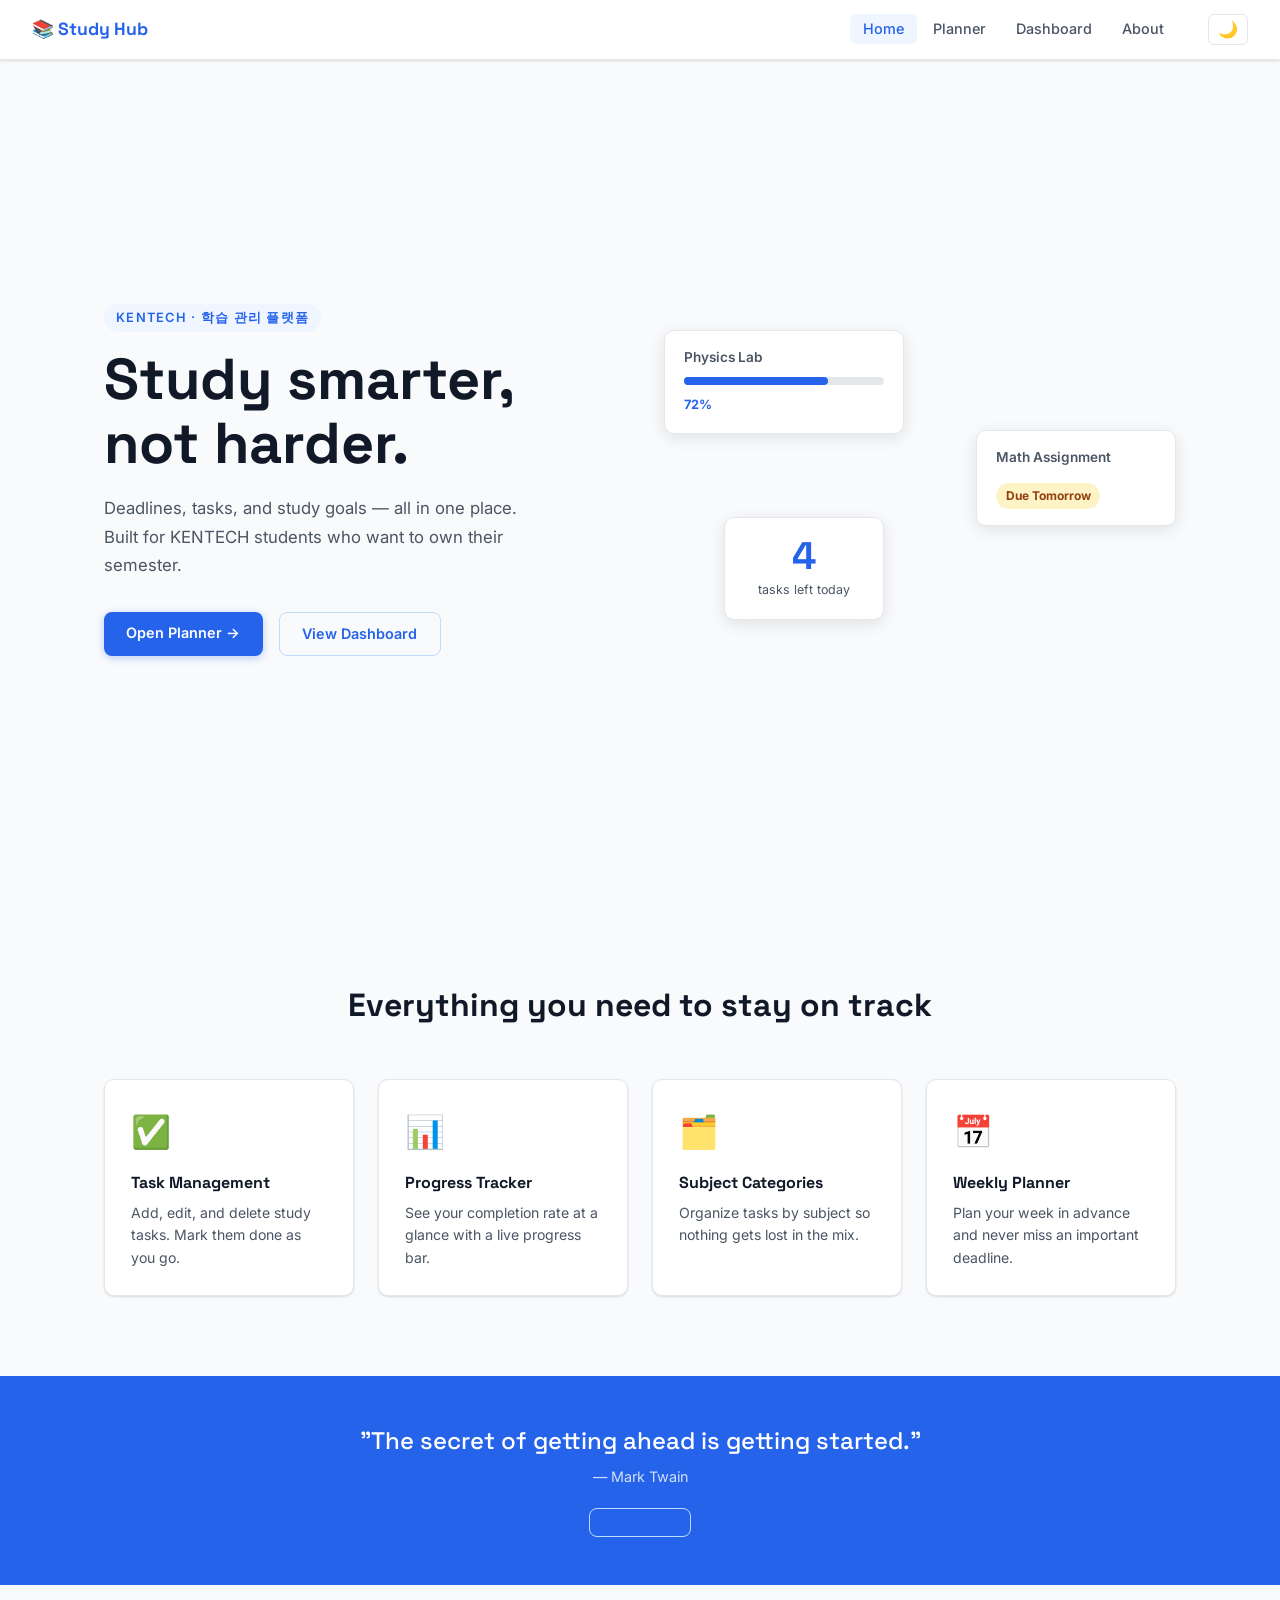
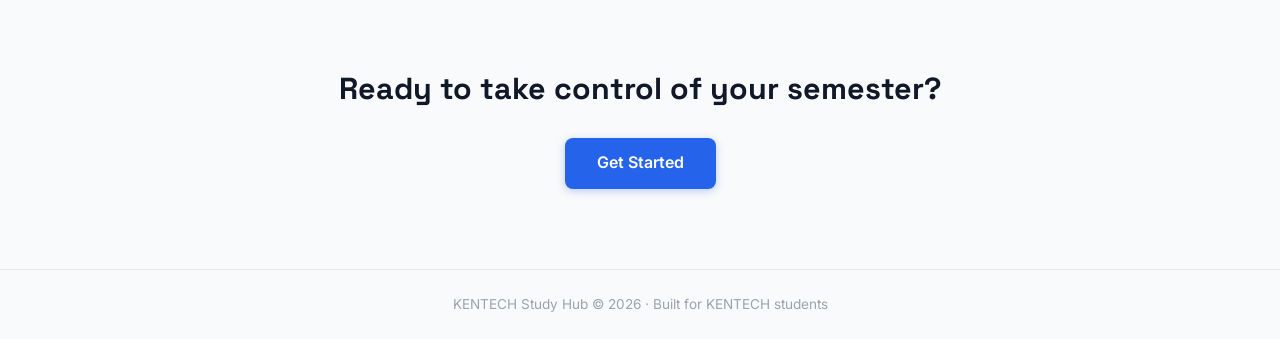
<file: index.html>
<!DOCTYPE html>
<html lang="en">
<head>
  <meta charset="UTF-8" />
  <meta name="viewport" content="width=device-width, initial-scale=1.0" />
  <title>KENTECH Study Hub</title>
  <link rel="stylesheet" href="style.css" />
  <link href="https://fonts.googleapis.com/css2?family=Inter:wght@400;500;600;700&family=Space+Grotesk:wght@500;700&display=swap" rel="stylesheet" />
</head>
<body>

  <!-- NAV -->
  <nav class="navbar">
    <a class="nav-logo" href="index.html">📚 Study Hub</a>
    <ul class="nav-links">
      <li><a href="index.html" class="active">Home</a></li>
      <li><a href="planner.html">Planner</a></li>
      <li><a href="dashboard.html">Dashboard</a></li>
      <li><a href="about.html">About</a></li>
    </ul>
    <button class="dark-toggle" id="darkToggle" title="Toggle dark mode">🌙</button>
    <button class="nav-hamburger" id="hamburger">☰</button>
  </nav>

  <!-- HERO -->
  <section class="hero">
    <div class="hero-content">
      <span class="hero-eyebrow">KENTECH · 학습 관리 플랫폼</span>
      <h1 class="hero-title">Study smarter,<br />not harder.</h1>
      <p class="hero-sub">
        Deadlines, tasks, and study goals — all in one place.<br />
        Built for KENTECH students who want to own their semester.
      </p>
      <div class="hero-actions">
        <a href="planner.html" class="btn btn-primary">Open Planner →</a>
        <a href="dashboard.html" class="btn btn-ghost">View Dashboard</a>
      </div>
    </div>
    <div class="hero-visual" aria-hidden="true">
      <div class="card-float card-f1">
        <span class="card-label">Physics Lab</span>
        <div class="card-bar"><div class="card-fill" style="width:72%"></div></div>
        <span class="card-pct">72%</span>
      </div>
      <div class="card-float card-f2">
        <span class="card-label">Math Assignment</span>
        <div class="tag-due">Due Tomorrow</div>
      </div>
      <div class="card-float card-f3">
        <div class="big-number">4</div>
        <div class="big-label">tasks left today</div>
      </div>
    </div>
  </section>

  <!-- FEATURES -->
  <section class="features" id="features">
    <h2 class="section-title">Everything you need to stay on track</h2>
    <div class="features-grid">
      <div class="feature-card">
        <div class="feat-icon">✅</div>
        <h3>Task Management</h3>
        <p>Add, edit, and delete study tasks. Mark them done as you go.</p>
      </div>
      <div class="feature-card">
        <div class="feat-icon">📊</div>
        <h3>Progress Tracker</h3>
        <p>See your completion rate at a glance with a live progress bar.</p>
      </div>
      <div class="feature-card">
        <div class="feat-icon">🗂️</div>
        <h3>Subject Categories</h3>
        <p>Organize tasks by subject so nothing gets lost in the mix.</p>
      </div>
      <div class="feature-card">
        <div class="feat-icon">📅</div>
        <h3>Weekly Planner</h3>
        <p>Plan your week in advance and never miss an important deadline.</p>
      </div>
    </div>
  </section>

  <!-- QUOTE BANNER -->
  <section class="quote-section">
    <blockquote id="quoteText">"The secret of getting ahead is getting started."</blockquote>
    <cite id="quoteAuthor">— Mark Twain</cite>
    <button class="btn btn-ghost btn-sm" id="newQuote">New Quote</button>
  </section>

  <!-- CTA -->
  <section class="cta-section">
    <h2>Ready to take control of your semester?</h2>
    <a href="planner.html" class="btn btn-primary btn-lg">Get Started</a>
  </section>

  <footer class="footer">
    <p>KENTECH Study Hub &copy; 2026 · Built for KENTECH students</p>
  </footer>

  <script src="app.js"></script>
</body>
</html>
</file>
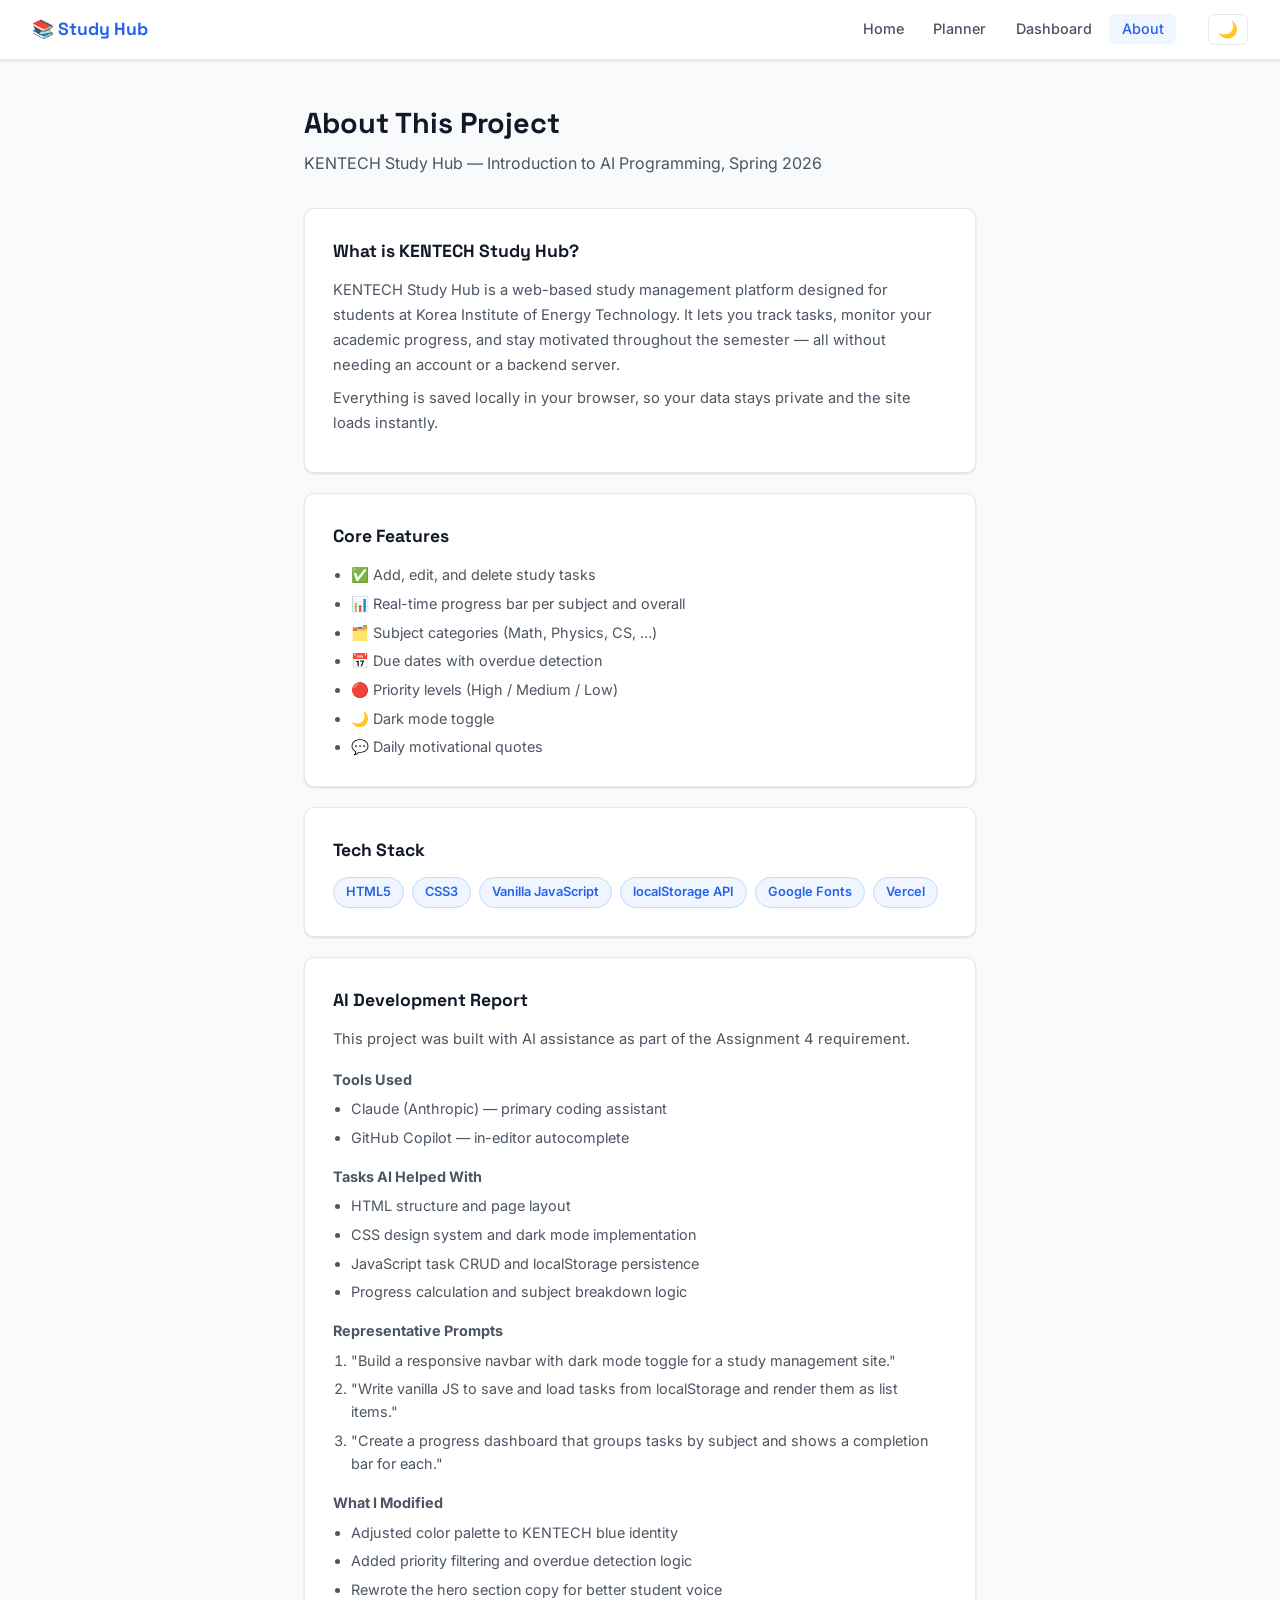
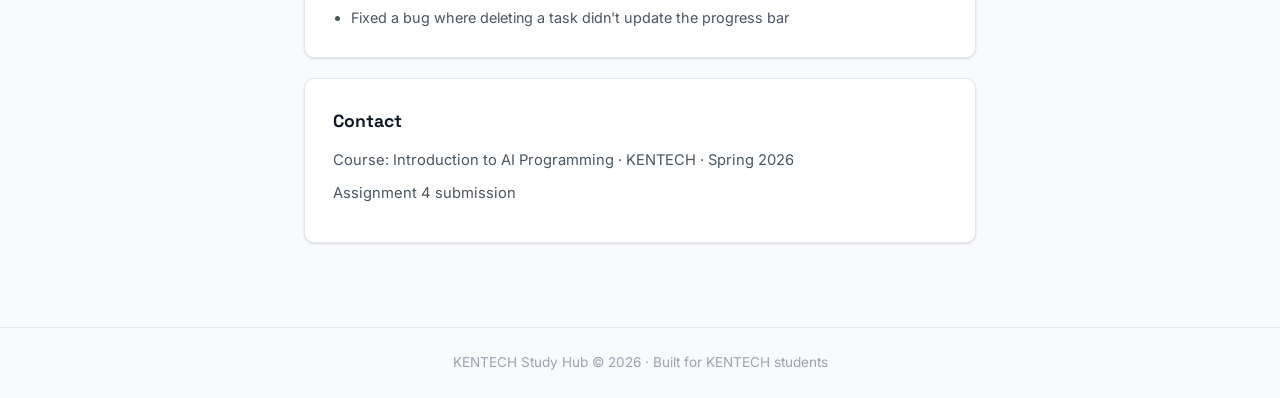
<file: about.html>
<!DOCTYPE html>
<html lang="en">
<head>
  <meta charset="UTF-8" />
  <meta name="viewport" content="width=device-width, initial-scale=1.0" />
  <title>About · KENTECH Study Hub</title>
  <link rel="stylesheet" href="style.css" />
  <link href="https://fonts.googleapis.com/css2?family=Inter:wght@400;500;600;700&family=Space+Grotesk:wght@500;700&display=swap" rel="stylesheet" />
</head>
<body>

  <nav class="navbar">
    <a class="nav-logo" href="index.html">📚 Study Hub</a>
    <ul class="nav-links">
      <li><a href="index.html">Home</a></li>
      <li><a href="planner.html">Planner</a></li>
      <li><a href="dashboard.html">Dashboard</a></li>
      <li><a href="about.html" class="active">About</a></li>
    </ul>
    <button class="dark-toggle" id="darkToggle" title="Toggle dark mode">🌙</button>
    <button class="nav-hamburger" id="hamburger">☰</button>
  </nav>

  <main class="page-main page-main--narrow">

    <div class="page-header">
      <h1>About This Project</h1>
      <p>KENTECH Study Hub — Introduction to AI Programming, Spring 2026</p>
    </div>

    <div class="about-card">
      <h2>What is KENTECH Study Hub?</h2>
      <p>
        KENTECH Study Hub is a web-based study management platform designed for students
        at Korea Institute of Energy Technology. It lets you track tasks, monitor your
        academic progress, and stay motivated throughout the semester — all without needing
        an account or a backend server.
      </p>
      <p>
        Everything is saved locally in your browser, so your data stays private and the
        site loads instantly.
      </p>
    </div>

    <div class="about-card">
      <h2>Core Features</h2>
      <ul class="about-list">
        <li>✅ Add, edit, and delete study tasks</li>
        <li>📊 Real-time progress bar per subject and overall</li>
        <li>🗂️ Subject categories (Math, Physics, CS, …)</li>
        <li>📅 Due dates with overdue detection</li>
        <li>🔴 Priority levels (High / Medium / Low)</li>
        <li>🌙 Dark mode toggle</li>
        <li>💬 Daily motivational quotes</li>
      </ul>
    </div>

    <div class="about-card">
      <h2>Tech Stack</h2>
      <div class="tech-chips">
        <span class="chip">HTML5</span>
        <span class="chip">CSS3</span>
        <span class="chip">Vanilla JavaScript</span>
        <span class="chip">localStorage API</span>
        <span class="chip">Google Fonts</span>
        <span class="chip">Vercel</span>
      </div>
    </div>

    <div class="about-card">
      <h2>AI Development Report</h2>
      <p>This project was built with AI assistance as part of the Assignment 4 requirement.</p>

      <h3 class="report-sub">Tools Used</h3>
      <ul class="about-list">
        <li>Claude (Anthropic) — primary coding assistant</li>
        <li>GitHub Copilot — in-editor autocomplete</li>
      </ul>

      <h3 class="report-sub">Tasks AI Helped With</h3>
      <ul class="about-list">
        <li>HTML structure and page layout</li>
        <li>CSS design system and dark mode implementation</li>
        <li>JavaScript task CRUD and localStorage persistence</li>
        <li>Progress calculation and subject breakdown logic</li>
      </ul>

      <h3 class="report-sub">Representative Prompts</h3>
      <ol class="about-list about-list--ol">
        <li>"Build a responsive navbar with dark mode toggle for a study management site."</li>
        <li>"Write vanilla JS to save and load tasks from localStorage and render them as list items."</li>
        <li>"Create a progress dashboard that groups tasks by subject and shows a completion bar for each."</li>
      </ol>

      <h3 class="report-sub">What I Modified</h3>
      <ul class="about-list">
        <li>Adjusted color palette to KENTECH blue identity</li>
        <li>Added priority filtering and overdue detection logic</li>
        <li>Rewrote the hero section copy for better student voice</li>
        <li>Fixed a bug where deleting a task didn't update the progress bar</li>
      </ul>
    </div>

    <div class="about-card">
      <h2>Contact</h2>
      <p>Course: Introduction to AI Programming · KENTECH · Spring 2026</p>
      <p>Assignment 4 submission</p>
    </div>

  </main>

  <footer class="footer">
    <p>KENTECH Study Hub &copy; 2026 · Built for KENTECH students</p>
  </footer>

  <script src="app.js"></script>
</body>
</html>
</file>
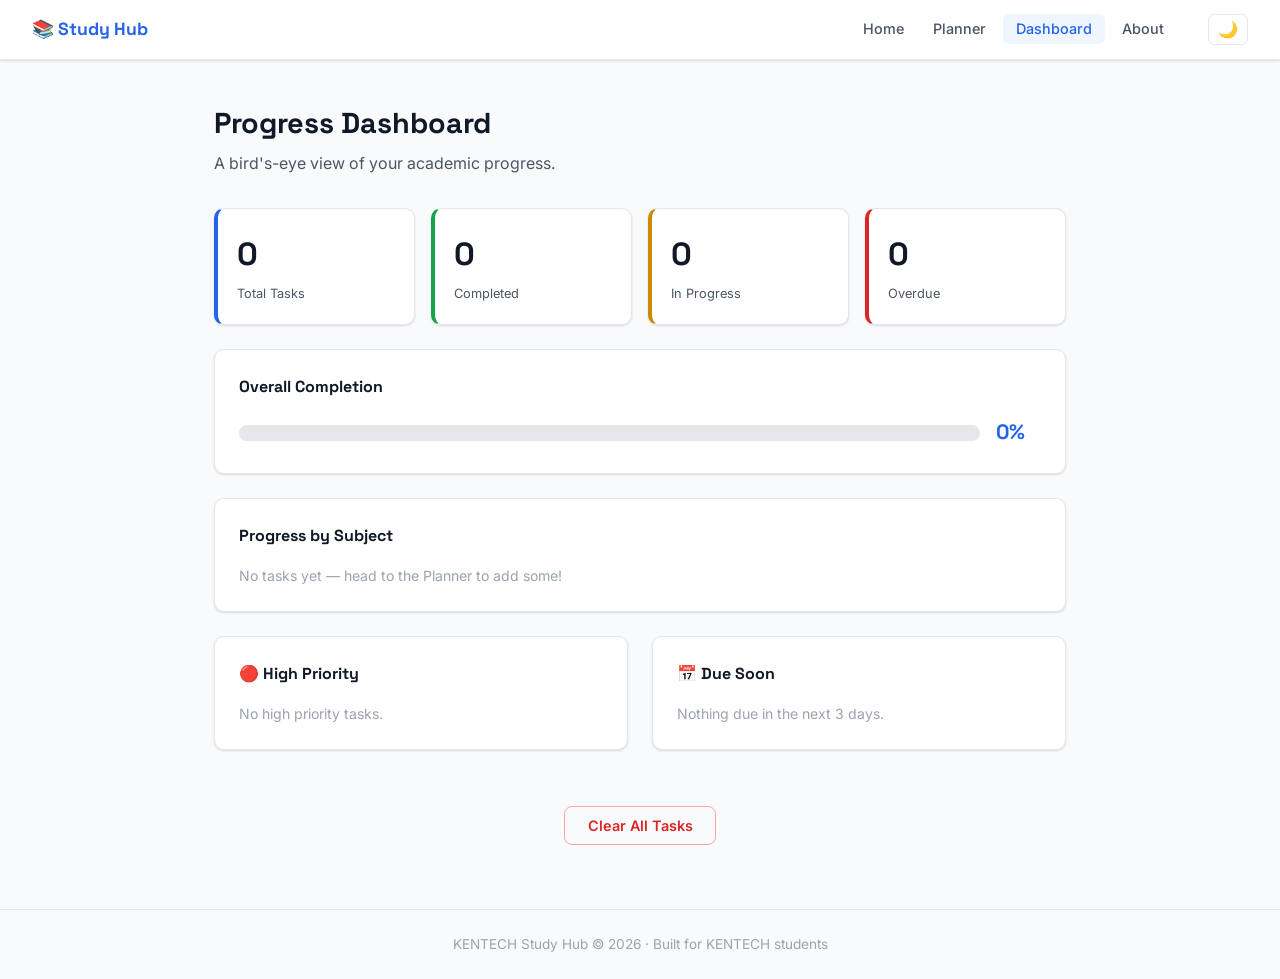
<file: dashboard.html>
<!DOCTYPE html>
<html lang="en">
<head>
  <meta charset="UTF-8" />
  <meta name="viewport" content="width=device-width, initial-scale=1.0" />
  <title>Dashboard · KENTECH Study Hub</title>
  <link rel="stylesheet" href="style.css" />
  <link href="https://fonts.googleapis.com/css2?family=Inter:wght@400;500;600;700&family=Space+Grotesk:wght@500;700&display=swap" rel="stylesheet" />
</head>
<body>

  <nav class="navbar">
    <a class="nav-logo" href="index.html">📚 Study Hub</a>
    <ul class="nav-links">
      <li><a href="index.html">Home</a></li>
      <li><a href="planner.html">Planner</a></li>
      <li><a href="dashboard.html" class="active">Dashboard</a></li>
      <li><a href="about.html">About</a></li>
    </ul>
    <button class="dark-toggle" id="darkToggle" title="Toggle dark mode">🌙</button>
    <button class="nav-hamburger" id="hamburger">☰</button>
  </nav>

  <main class="page-main">
    <div class="page-header">
      <h1>Progress Dashboard</h1>
      <p>A bird's-eye view of your academic progress.</p>
    </div>

    <!-- STAT CARDS -->
    <div class="stat-grid">
      <div class="stat-card">
        <div class="stat-number" id="statTotal">0</div>
        <div class="stat-label">Total Tasks</div>
      </div>
      <div class="stat-card stat-green">
        <div class="stat-number" id="statDone">0</div>
        <div class="stat-label">Completed</div>
      </div>
      <div class="stat-card stat-yellow">
        <div class="stat-number" id="statActive">0</div>
        <div class="stat-label">In Progress</div>
      </div>
      <div class="stat-card stat-red">
        <div class="stat-number" id="statOverdue">0</div>
        <div class="stat-label">Overdue</div>
      </div>
    </div>

    <!-- OVERALL PROGRESS -->
    <div class="dashboard-card">
      <h2>Overall Completion</h2>
      <div class="big-progress-wrap">
        <div class="big-progress-track">
          <div class="big-progress-fill" id="overallFill" style="width:0%"></div>
        </div>
        <span class="big-progress-pct" id="overallPct">0%</span>
      </div>
    </div>

    <!-- BY SUBJECT -->
    <div class="dashboard-card">
      <h2>Progress by Subject</h2>
      <div id="subjectBreakdown" class="subject-breakdown">
        <p class="empty-hint">No tasks yet — head to the Planner to add some!</p>
      </div>
    </div>

    <!-- HIGH PRIORITY & UPCOMING -->
    <div class="dashboard-two-col">
      <div class="dashboard-card">
        <h2>🔴 High Priority</h2>
        <ul class="dash-task-list" id="highPriorityList">
          <li class="empty-hint">None yet.</li>
        </ul>
      </div>
      <div class="dashboard-card">
        <h2>📅 Due Soon</h2>
        <ul class="dash-task-list" id="dueSoonList">
          <li class="empty-hint">No upcoming tasks.</li>
        </ul>
      </div>
    </div>

    <!-- RESET -->
    <div style="text-align:center; margin-top: 2rem;">
      <button class="btn btn-ghost btn-danger" id="clearAllBtn">Clear All Tasks</button>
    </div>
  </main>

  <footer class="footer">
    <p>KENTECH Study Hub &copy; 2026 · Built for KENTECH students</p>
  </footer>

  <script src="app.js"></script>
</body>
</html>
</file>
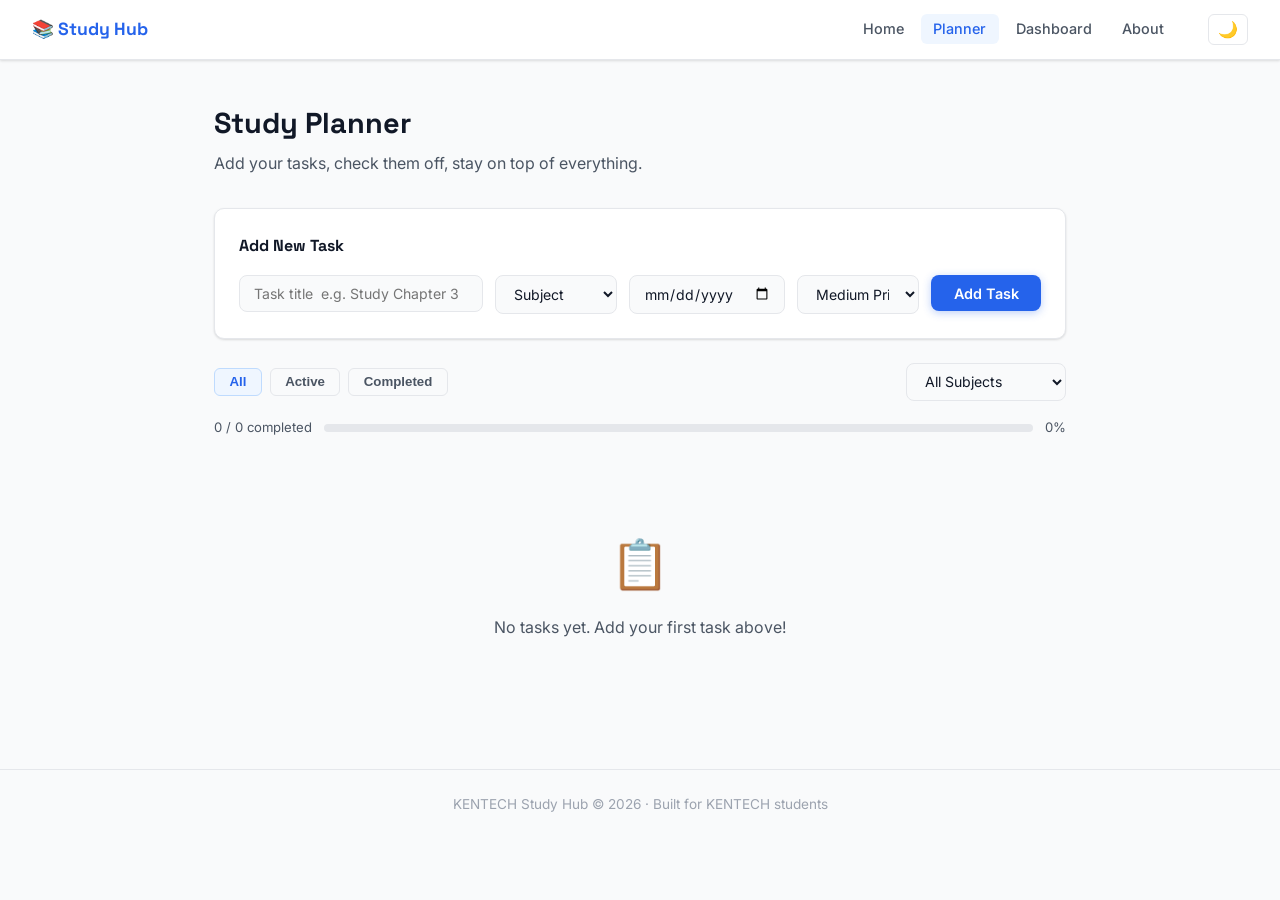
<file: planner.html>
<!DOCTYPE html>
<html lang="en">
<head>
  <meta charset="UTF-8" />
  <meta name="viewport" content="width=device-width, initial-scale=1.0" />
  <title>Planner · KENTECH Study Hub</title>
  <link rel="stylesheet" href="style.css" />
  <link href="https://fonts.googleapis.com/css2?family=Inter:wght@400;500;600;700&family=Space+Grotesk:wght@500;700&display=swap" rel="stylesheet" />
</head>
<body>

  <nav class="navbar">
    <a class="nav-logo" href="index.html">📚 Study Hub</a>
    <ul class="nav-links">
      <li><a href="index.html">Home</a></li>
      <li><a href="planner.html" class="active">Planner</a></li>
      <li><a href="dashboard.html">Dashboard</a></li>
      <li><a href="about.html">About</a></li>
    </ul>
    <button class="dark-toggle" id="darkToggle" title="Toggle dark mode">🌙</button>
    <button class="nav-hamburger" id="hamburger">☰</button>
  </nav>

  <main class="page-main">
    <div class="page-header">
      <h1>Study Planner</h1>
      <p>Add your tasks, check them off, stay on top of everything.</p>
    </div>

    <!-- ADD TASK FORM -->
    <div class="task-form-card">
      <h2 class="form-title">Add New Task</h2>
      <div class="task-form">
        <input type="text" id="taskTitle" placeholder="Task title  e.g. Study Chapter 3" class="input-field" />
        <select id="taskSubject" class="input-field select-field">
          <option value="">Subject</option>
          <option value="Mathematics">Mathematics</option>
          <option value="Physics">Physics</option>
          <option value="Chemistry">Chemistry</option>
          <option value="Biology">Biology</option>
          <option value="Computer Science">Computer Science</option>
          <option value="Engineering">Engineering</option>
          <option value="Other">Other</option>
        </select>
        <input type="date" id="taskDue" class="input-field" />
        <select id="taskPriority" class="input-field select-field">
          <option value="medium">Medium Priority</option>
          <option value="high">High Priority</option>
          <option value="low">Low Priority</option>
        </select>
        <button class="btn btn-primary" id="addTaskBtn">Add Task</button>
      </div>
    </div>

    <!-- FILTERS -->
    <div class="filter-bar">
      <button class="filter-btn active" data-filter="all">All</button>
      <button class="filter-btn" data-filter="active">Active</button>
      <button class="filter-btn" data-filter="completed">Completed</button>
      <div class="filter-spacer"></div>
      <select id="filterSubject" class="input-field select-field select-sm">
        <option value="">All Subjects</option>
        <option value="Mathematics">Mathematics</option>
        <option value="Physics">Physics</option>
        <option value="Chemistry">Chemistry</option>
        <option value="Biology">Biology</option>
        <option value="Computer Science">Computer Science</option>
        <option value="Engineering">Engineering</option>
        <option value="Other">Other</option>
      </select>
    </div>

    <!-- MINI PROGRESS -->
    <div class="mini-progress-bar">
      <span id="progressLabel">0 / 0 completed</span>
      <div class="progress-track">
        <div class="progress-fill" id="miniProgressFill" style="width:0%"></div>
      </div>
      <span id="progressPct">0%</span>
    </div>

    <!-- TASK LIST -->
    <ul class="task-list" id="taskList">
      <!-- tasks rendered by JS -->
    </ul>
    <div class="empty-state" id="emptyState">
      <div class="empty-icon">📋</div>
      <p>No tasks yet. Add your first task above!</p>
    </div>
  </main>

  <footer class="footer">
    <p>KENTECH Study Hub &copy; 2026 · Built for KENTECH students</p>
  </footer>

  <script src="app.js"></script>
</body>
</html>
</file>
<file: style.css>
/* =========================================================
   KENTECH Study Hub — style.css
   Design: clean tech-blue, Space Grotesk headings, Inter body
   ========================================================= */

/* ---------- Reset & base ---------- */
*, *::before, *::after { box-sizing: border-box; margin: 0; padding: 0; }

:root {
  --blue:       #2563EB;
  --blue-dark:  #1D4ED8;
  --blue-light: #EFF6FF;
  --blue-mid:   #BFDBFE;
  --green:      #16A34A;
  --yellow:     #CA8A04;
  --red:        #DC2626;
  --text:       #111827;
  --text-2:     #4B5563;
  --text-3:     #9CA3AF;
  --bg:         #F9FAFB;
  --surface:    #FFFFFF;
  --border:     #E5E7EB;
  --radius:     10px;
  --shadow:     0 1px 3px rgba(0,0,0,.08), 0 1px 2px rgba(0,0,0,.06);
  --shadow-md:  0 4px 16px rgba(0,0,0,.10);
  --nav-h:      60px;
  --font-head:  'Space Grotesk', sans-serif;
  --font-body:  'Inter', sans-serif;
  --transition: .2s ease;
}

/* Dark mode */
body.dark {
  --text:    #F9FAFB;
  --text-2:  #D1D5DB;
  --text-3:  #6B7280;
  --bg:      #0F172A;
  --surface: #1E293B;
  --border:  #334155;
  --blue-light: #1e3a5f;
  --shadow:  0 1px 3px rgba(0,0,0,.3);
  --shadow-md: 0 4px 16px rgba(0,0,0,.4);
}

html { scroll-behavior: smooth; }

body {
  font-family: var(--font-body);
  background: var(--bg);
  color: var(--text);
  line-height: 1.6;
  transition: background var(--transition), color var(--transition);
}

/* ---------- Navbar ---------- */
.navbar {
  position: sticky;
  top: 0;
  z-index: 100;
  height: var(--nav-h);
  display: flex;
  align-items: center;
  gap: 2rem;
  padding: 0 2rem;
  background: var(--surface);
  border-bottom: 1px solid var(--border);
  box-shadow: var(--shadow);
  transition: background var(--transition), border-color var(--transition);
}

.nav-logo {
  font-family: var(--font-head);
  font-weight: 700;
  font-size: 1.1rem;
  color: var(--blue);
  text-decoration: none;
  white-space: nowrap;
}

.nav-links {
  display: flex;
  list-style: none;
  gap: .25rem;
  margin-left: auto;
}

.nav-links a {
  text-decoration: none;
  color: var(--text-2);
  font-size: .9rem;
  font-weight: 500;
  padding: .4rem .8rem;
  border-radius: 6px;
  transition: background var(--transition), color var(--transition);
}

.nav-links a:hover,
.nav-links a.active {
  background: var(--blue-light);
  color: var(--blue);
}

.dark-toggle {
  background: none;
  border: 1px solid var(--border);
  border-radius: 6px;
  cursor: pointer;
  font-size: 1rem;
  padding: .3rem .55rem;
  color: var(--text-2);
  transition: background var(--transition);
}
.dark-toggle:hover { background: var(--blue-light); }

.nav-hamburger {
  display: none;
  background: none;
  border: none;
  cursor: pointer;
  font-size: 1.4rem;
  color: var(--text-2);
}

/* Mobile nav */
@media (max-width: 640px) {
  .nav-links { display: none; flex-direction: column; position: absolute; top: var(--nav-h); left: 0; right: 0; background: var(--surface); border-bottom: 1px solid var(--border); padding: 1rem 2rem; gap: .5rem; }
  .nav-links.open { display: flex; }
  .nav-hamburger { display: block; }
  .dark-toggle { margin-left: auto; }
}

/* ---------- Buttons ---------- */
.btn {
  display: inline-block;
  font-family: var(--font-body);
  font-weight: 600;
  font-size: .9rem;
  padding: .6rem 1.4rem;
  border-radius: 8px;
  border: none;
  cursor: pointer;
  text-decoration: none;
  transition: transform .1s, box-shadow .1s, background var(--transition);
}
.btn:active { transform: scale(.97); }

.btn-primary {
  background: var(--blue);
  color: #fff;
  box-shadow: 0 2px 8px rgba(37,99,235,.3);
}
.btn-primary:hover { background: var(--blue-dark); box-shadow: 0 4px 16px rgba(37,99,235,.4); }

.btn-ghost {
  background: transparent;
  color: var(--blue);
  border: 1.5px solid var(--blue-mid);
}
.btn-ghost:hover { background: var(--blue-light); }

.btn-lg { padding: .8rem 2rem; font-size: 1rem; }
.btn-sm { padding: .35rem .9rem; font-size: .82rem; }
.btn-danger { color: var(--red); border-color: #FCA5A5; }
.btn-danger:hover { background: #FEF2F2; }

/* ---------- Hero ---------- */
.hero {
  min-height: calc(100vh - var(--nav-h));
  display: grid;
  grid-template-columns: 1fr 1fr;
  align-items: center;
  gap: 3rem;
  padding: 4rem 5vw;
  max-width: 1200px;
  margin: 0 auto;
}

.hero-eyebrow {
  display: inline-block;
  font-size: .8rem;
  font-weight: 600;
  letter-spacing: .1em;
  text-transform: uppercase;
  color: var(--blue);
  background: var(--blue-light);
  padding: .25rem .75rem;
  border-radius: 100px;
  margin-bottom: 1rem;
}

.hero-title {
  font-family: var(--font-head);
  font-size: clamp(2.4rem, 5vw, 3.6rem);
  font-weight: 700;
  line-height: 1.1;
  color: var(--text);
  margin-bottom: 1.2rem;
}

.hero-sub {
  font-size: 1.05rem;
  color: var(--text-2);
  line-height: 1.7;
  margin-bottom: 2rem;
  max-width: 42ch;
}

.hero-actions { display: flex; gap: 1rem; flex-wrap: wrap; }

/* Floating cards */
.hero-visual {
  position: relative;
  height: 340px;
}

.card-float {
  position: absolute;
  background: var(--surface);
  border: 1px solid var(--border);
  border-radius: var(--radius);
  box-shadow: var(--shadow-md);
  padding: 1rem 1.2rem;
  transition: background var(--transition), border-color var(--transition);
}

.card-f1 { top: 20px; left: 0; width: 240px; }
.card-f2 { top: 120px; right: 0; width: 200px; }
.card-f3 { bottom: 30px; left: 60px; width: 160px; text-align: center; padding: 1.2rem; }

.card-label { font-size: .85rem; font-weight: 600; color: var(--text-2); display: block; margin-bottom: .5rem; }
.card-bar { background: var(--border); border-radius: 100px; height: 8px; margin: .4rem 0; }
.card-fill { background: var(--blue); height: 100%; border-radius: 100px; transition: width .6s ease; }
.card-pct { font-size: .8rem; color: var(--blue); font-weight: 700; }
.tag-due { display: inline-block; background: #FEF3C7; color: #92400E; font-size: .75rem; font-weight: 700; padding: .2rem .6rem; border-radius: 100px; margin-top: .4rem; }
.big-number { font-family: var(--font-head); font-size: 2.4rem; font-weight: 700; color: var(--blue); line-height: 1; }
.big-label { font-size: .78rem; color: var(--text-2); margin-top: .25rem; }

@media (max-width: 768px) {
  .hero { grid-template-columns: 1fr; padding: 3rem 1.5rem; min-height: auto; }
  .hero-visual { height: 260px; }
  .card-f1 { width: 200px; }
  .card-f2 { width: 170px; }
  .card-f3 { width: 140px; }
}

/* ---------- Features ---------- */
.features {
  padding: 5rem 5vw;
  max-width: 1200px;
  margin: 0 auto;
}

.section-title {
  font-family: var(--font-head);
  font-size: clamp(1.5rem, 3vw, 2rem);
  font-weight: 700;
  text-align: center;
  margin-bottom: 3rem;
}

.features-grid {
  display: grid;
  grid-template-columns: repeat(auto-fit, minmax(220px, 1fr));
  gap: 1.5rem;
}

.feature-card {
  background: var(--surface);
  border: 1px solid var(--border);
  border-radius: var(--radius);
  padding: 1.6rem;
  box-shadow: var(--shadow);
  transition: transform .2s, box-shadow .2s, background var(--transition);
}
.feature-card:hover { transform: translateY(-3px); box-shadow: var(--shadow-md); }

.feat-icon { font-size: 2rem; margin-bottom: .8rem; }
.feature-card h3 { font-family: var(--font-head); font-size: 1rem; font-weight: 700; margin-bottom: .4rem; }
.feature-card p { font-size: .88rem; color: var(--text-2); }

/* ---------- Quote ---------- */
.quote-section {
  background: var(--blue);
  color: #fff;
  padding: 3rem 2rem;
  text-align: center;
}

.quote-section blockquote {
  font-family: var(--font-head);
  font-size: clamp(1.1rem, 2.5vw, 1.5rem);
  font-weight: 500;
  max-width: 60ch;
  margin: 0 auto .5rem;
  line-height: 1.4;
}

.quote-section cite {
  font-size: .9rem;
  opacity: .8;
  font-style: normal;
  display: block;
  margin-bottom: 1.2rem;
}

/* ---------- CTA ---------- */
.cta-section {
  padding: 5rem 2rem;
  text-align: center;
}
.cta-section h2 {
  font-family: var(--font-head);
  font-size: clamp(1.4rem, 3vw, 1.9rem);
  margin-bottom: 1.5rem;
}

/* ---------- Footer ---------- */
.footer {
  border-top: 1px solid var(--border);
  padding: 1.5rem 2rem;
  text-align: center;
  font-size: .85rem;
  color: var(--text-3);
}

/* ---------- Page: Planner & Dashboard ---------- */
.page-main {
  max-width: 900px;
  margin: 0 auto;
  padding: 2.5rem 1.5rem 4rem;
}
.page-main--narrow { max-width: 720px; }

.page-header { margin-bottom: 2rem; }
.page-header h1 { font-family: var(--font-head); font-size: 1.8rem; font-weight: 700; margin-bottom: .3rem; }
.page-header p { color: var(--text-2); }

/* ---------- Task form ---------- */
.task-form-card {
  background: var(--surface);
  border: 1px solid var(--border);
  border-radius: var(--radius);
  padding: 1.5rem;
  margin-bottom: 1.5rem;
  box-shadow: var(--shadow);
}
.form-title { font-family: var(--font-head); font-weight: 700; font-size: 1rem; margin-bottom: 1rem; }

.task-form {
  display: grid;
  grid-template-columns: 2fr 1fr 1fr 1fr auto;
  gap: .75rem;
  align-items: start;
}

@media (max-width: 700px) {
  .task-form { grid-template-columns: 1fr 1fr; }
  .task-form .btn { grid-column: span 2; }
}

.input-field {
  font-family: var(--font-body);
  font-size: .88rem;
  padding: .55rem .85rem;
  border: 1.5px solid var(--border);
  border-radius: 8px;
  background: var(--bg);
  color: var(--text);
  width: 100%;
  outline: none;
  transition: border-color .15s;
}
.input-field:focus { border-color: var(--blue); }
.select-field { cursor: pointer; }
.select-sm { max-width: 160px; }

/* ---------- Filters ---------- */
.filter-bar {
  display: flex;
  align-items: center;
  gap: .5rem;
  margin-bottom: 1rem;
  flex-wrap: wrap;
}
.filter-btn {
  background: none;
  border: 1.5px solid var(--border);
  border-radius: 6px;
  padding: .35rem .9rem;
  font-size: .83rem;
  font-weight: 600;
  color: var(--text-2);
  cursor: pointer;
  transition: background var(--transition), color var(--transition), border-color var(--transition);
}
.filter-btn.active, .filter-btn:hover {
  background: var(--blue-light);
  color: var(--blue);
  border-color: var(--blue-mid);
}
.filter-spacer { flex: 1; }

/* ---------- Mini progress ---------- */
.mini-progress-bar {
  display: flex;
  align-items: center;
  gap: .75rem;
  margin-bottom: 1.5rem;
  font-size: .82rem;
  color: var(--text-2);
}
.progress-track {
  flex: 1;
  height: 8px;
  background: var(--border);
  border-radius: 100px;
  overflow: hidden;
}
.progress-fill {
  height: 100%;
  background: var(--blue);
  border-radius: 100px;
  transition: width .5s ease;
}

/* ---------- Task list ---------- */
.task-list { list-style: none; display: flex; flex-direction: column; gap: .6rem; }

.task-item {
  background: var(--surface);
  border: 1px solid var(--border);
  border-radius: var(--radius);
  padding: .9rem 1.1rem;
  display: flex;
  align-items: flex-start;
  gap: .85rem;
  box-shadow: var(--shadow);
  transition: background var(--transition), border-color var(--transition), opacity .2s;
}
.task-item.done { opacity: .6; }
.task-item.done .task-title { text-decoration: line-through; color: var(--text-3); }

.task-check {
  width: 20px; height: 20px; min-width: 20px;
  border: 2px solid var(--border);
  border-radius: 50%;
  cursor: pointer;
  display: flex; align-items: center; justify-content: center;
  font-size: .75rem;
  margin-top: .15rem;
  transition: background .15s, border-color .15s;
}
.task-item.done .task-check { background: var(--blue); border-color: var(--blue); color: #fff; }

.task-body { flex: 1; }
.task-title { font-weight: 600; font-size: .92rem; margin-bottom: .2rem; }

.task-meta { display: flex; gap: .5rem; flex-wrap: wrap; align-items: center; }
.task-tag {
  font-size: .72rem; font-weight: 600; padding: .1rem .5rem;
  border-radius: 100px; background: var(--blue-light); color: var(--blue);
}
.task-tag.prio-high { background: #FEE2E2; color: var(--red); }
.task-tag.prio-low  { background: #F0FDF4; color: var(--green); }
.task-tag.tag-overdue { background: #FEF3C7; color: #92400E; }

.task-due-text { font-size: .78rem; color: var(--text-3); }

.task-actions { display: flex; gap: .4rem; }
.task-btn {
  background: none; border: none; cursor: pointer; font-size: .85rem;
  color: var(--text-3); padding: .2rem .3rem; border-radius: 4px;
  transition: color .15s, background .15s;
}
.task-btn:hover { color: var(--red); background: #FEF2F2; }
.task-btn.edit:hover { color: var(--blue); background: var(--blue-light); }

/* Empty state */
.empty-state { text-align: center; padding: 4rem 2rem; }
.empty-icon { font-size: 3rem; margin-bottom: .75rem; }
.empty-state p { color: var(--text-2); }
.empty-hint { color: var(--text-3); font-size: .88rem; }

/* ---------- Dashboard ---------- */
.stat-grid {
  display: grid;
  grid-template-columns: repeat(auto-fit, minmax(150px, 1fr));
  gap: 1rem;
  margin-bottom: 1.5rem;
}

.stat-card {
  background: var(--surface);
  border: 1px solid var(--border);
  border-left: 4px solid var(--blue);
  border-radius: var(--radius);
  padding: 1.25rem 1.2rem;
  box-shadow: var(--shadow);
  transition: background var(--transition);
}
.stat-green { border-left-color: var(--green); }
.stat-yellow { border-left-color: var(--yellow); }
.stat-red { border-left-color: var(--red); }

.stat-number { font-family: var(--font-head); font-size: 2rem; font-weight: 700; }
.stat-label { font-size: .8rem; color: var(--text-2); margin-top: .2rem; }

.dashboard-card {
  background: var(--surface);
  border: 1px solid var(--border);
  border-radius: var(--radius);
  padding: 1.5rem;
  margin-bottom: 1.5rem;
  box-shadow: var(--shadow);
}
.dashboard-card h2 { font-family: var(--font-head); font-size: 1rem; font-weight: 700; margin-bottom: 1rem; }

.big-progress-wrap { display: flex; align-items: center; gap: 1rem; }
.big-progress-track { flex: 1; height: 16px; background: var(--border); border-radius: 100px; overflow: hidden; }
.big-progress-fill { height: 100%; background: linear-gradient(90deg, var(--blue), #60A5FA); border-radius: 100px; transition: width .6s ease; }
.big-progress-pct { font-family: var(--font-head); font-size: 1.3rem; font-weight: 700; color: var(--blue); min-width: 3.5ch; }

/* Subject breakdown */
.subject-breakdown { display: flex; flex-direction: column; gap: .85rem; }
.subj-row { }
.subj-header { display: flex; justify-content: space-between; font-size: .85rem; font-weight: 600; margin-bottom: .3rem; }
.subj-track { height: 8px; background: var(--border); border-radius: 100px; overflow: hidden; }
.subj-fill { height: 100%; background: var(--blue); border-radius: 100px; transition: width .6s ease; }

.dashboard-two-col {
  display: grid;
  grid-template-columns: 1fr 1fr;
  gap: 1.5rem;
  margin-bottom: 1.5rem;
}
@media (max-width: 600px) { .dashboard-two-col { grid-template-columns: 1fr; } }

.dash-task-list { list-style: none; display: flex; flex-direction: column; gap: .5rem; }
.dash-task-item {
  font-size: .85rem;
  padding: .5rem .75rem;
  background: var(--bg);
  border-radius: 6px;
  border-left: 3px solid var(--blue);
}
.dash-task-item.high { border-left-color: var(--red); }

/* ---------- About ---------- */
.about-card {
  background: var(--surface);
  border: 1px solid var(--border);
  border-radius: var(--radius);
  padding: 1.75rem;
  margin-bottom: 1.25rem;
  box-shadow: var(--shadow);
}
.about-card h2 { font-family: var(--font-head); font-size: 1.1rem; font-weight: 700; margin-bottom: .8rem; }
.about-card p { color: var(--text-2); font-size: .92rem; line-height: 1.7; margin-bottom: .5rem; }
.report-sub { font-size: .9rem; font-weight: 700; color: var(--text-2); margin: 1rem 0 .4rem; }

.about-list { padding-left: 1.1rem; display: flex; flex-direction: column; gap: .35rem; }
.about-list li { font-size: .9rem; color: var(--text-2); }
.about-list--ol { list-style: decimal; }

.tech-chips { display: flex; flex-wrap: wrap; gap: .5rem; }
.chip {
  font-size: .8rem; font-weight: 600;
  background: var(--blue-light); color: var(--blue);
  padding: .25rem .75rem; border-radius: 100px;
  border: 1px solid var(--blue-mid);
}
</file>
